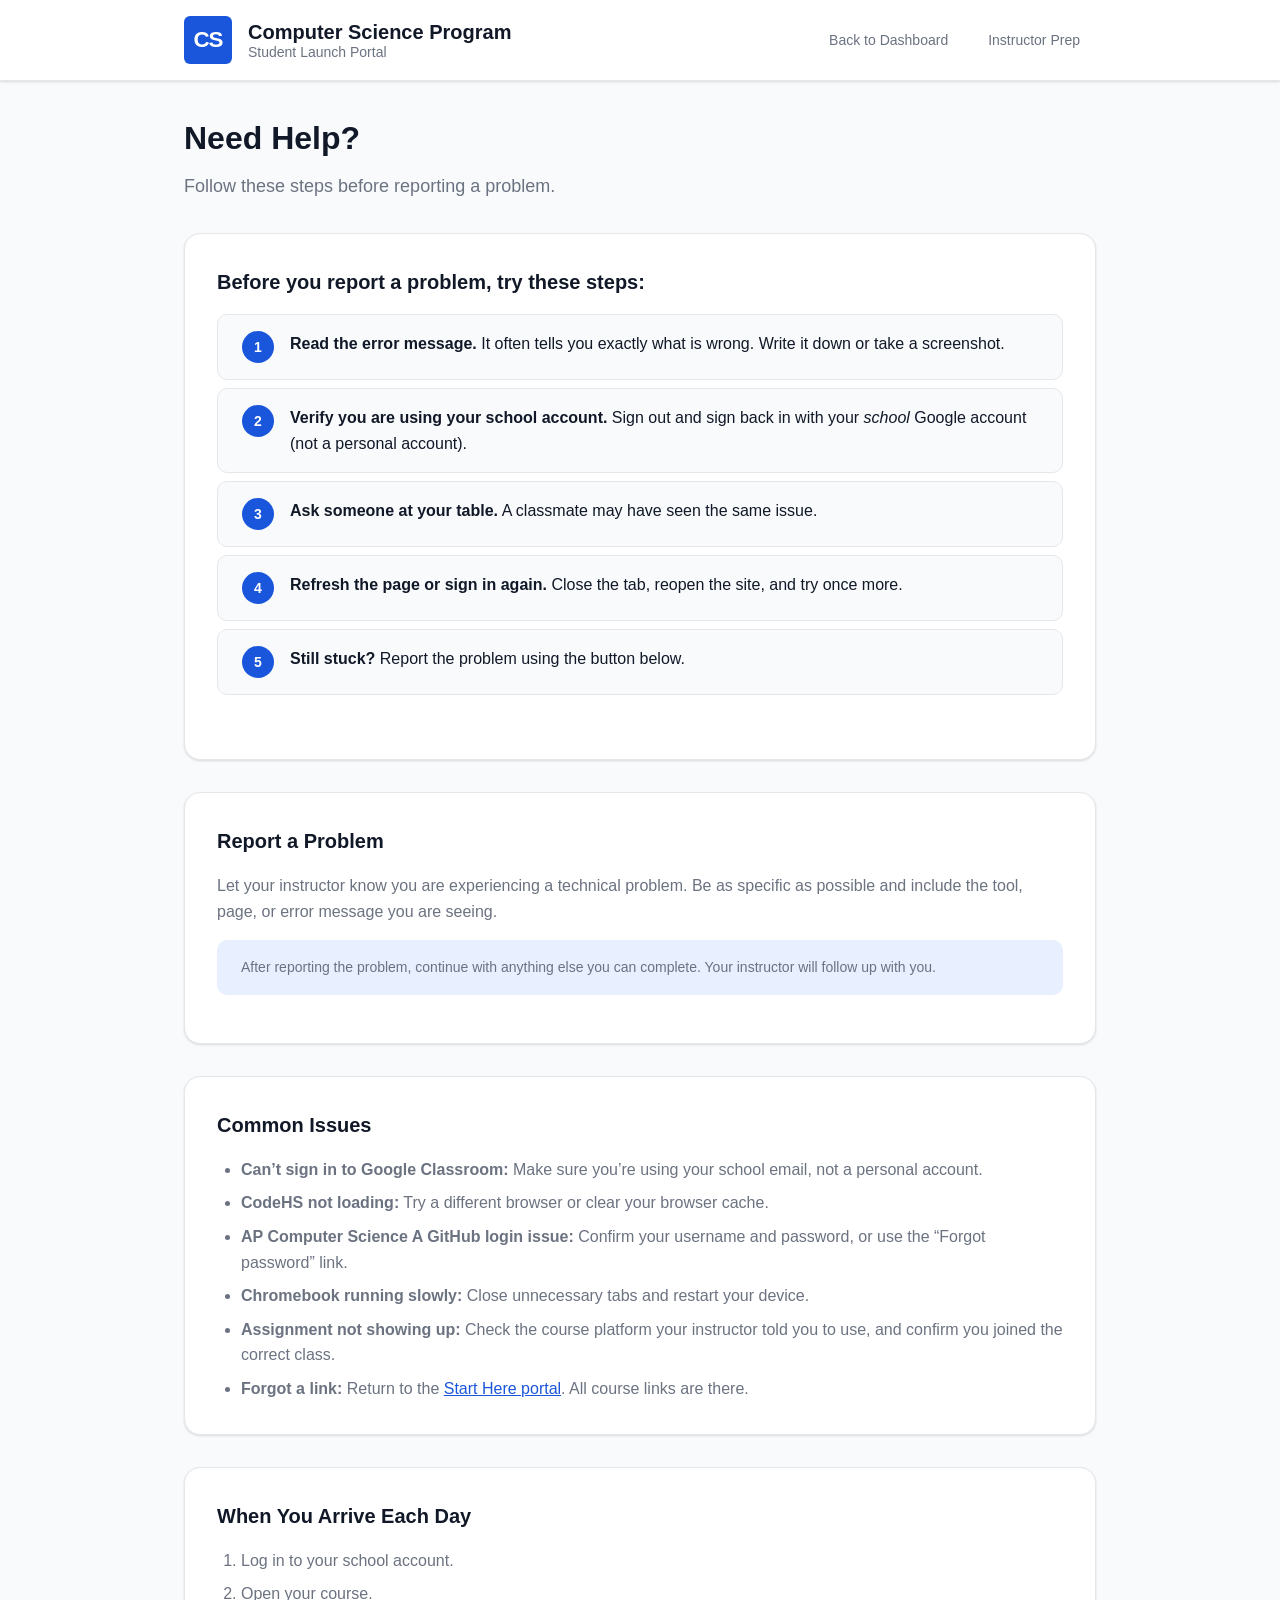
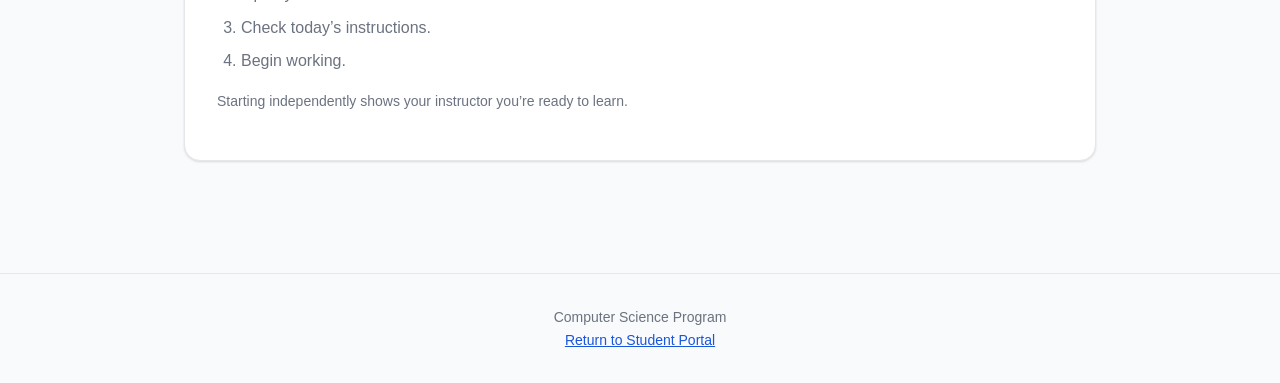
<file: help.html>
<!DOCTYPE html>
<html lang="en">
<head>
  <meta charset="UTF-8" />
  <meta name="viewport" content="width=device-width, initial-scale=1.0" />
  <title>Help - Computer Science Program</title>
  <meta name="description" content="Student help and problem reporting for Computer Science program courses." />
  <link rel="stylesheet" href="css/styles.css" />
</head>
<body>

  <!-- ─── Header ──────────────────────────────────────────────────────────── -->
  <header class="site-header" role="banner">
    <div class="header-inner">
      <div class="logo-area">
        <div class="logo-placeholder" aria-hidden="true">CS</div>
        <a href="index.html" class="site-title" aria-label="Computer Science program home">
          Computer Science Program
          <small>Student Launch Portal</small>
        </a>
      </div>
      <nav class="header-nav" aria-label="Site navigation">
        <a href="index.html" class="nav-link">Back to Dashboard</a>
        <a href="instructor-prep.html" class="nav-link">Instructor Prep</a>
      </nav>
    </div>
  </header>

  <!-- ─── Main ─────────────────────────────────────────────────────────────── -->
  <main class="main-content" id="main-content">

    <h1 class="page-heading">Need Help?</h1>
    <p class="page-subtitle">Follow these steps before reporting a problem.</p>

    <section class="info-card" aria-labelledby="help-steps-heading">
      <h2 id="help-steps-heading">Before you report a problem, try these steps:</h2>
      <ol class="help-steps" aria-label="Troubleshooting steps">
        <li>
          <span class="step-num" aria-hidden="true">1</span>
          <div><strong>Read the error message.</strong> It often tells you exactly what is wrong. Write it down or take a screenshot.</div>
        </li>
        <li>
          <span class="step-num" aria-hidden="true">2</span>
          <div><strong>Verify you are using your school account.</strong> Sign out and sign back in with your <em>school</em> Google account (not a personal account).</div>
        </li>
        <li>
          <span class="step-num" aria-hidden="true">3</span>
          <div><strong>Ask someone at your table.</strong> A classmate may have seen the same issue.</div>
        </li>
        <li>
          <span class="step-num" aria-hidden="true">4</span>
          <div><strong>Refresh the page or sign in again.</strong> Close the tab, reopen the site, and try once more.</div>
        </li>
        <li>
          <span class="step-num" aria-hidden="true">5</span>
          <div><strong>Still stuck?</strong> Report the problem using the button below.</div>
        </li>
      </ol>
    </section>

    <section class="info-card" aria-labelledby="report-heading">
      <h2 id="report-heading">Report a Problem</h2>
      <p>Let your instructor know you are experiencing a technical problem. Be as specific as possible and include the tool, page, or error message you are seeing.</p>
      <p class="report-note">
        After reporting the problem, continue with anything else you can complete. Your instructor will follow up with you.
      </p>
    </section>

    <section class="info-card" aria-labelledby="common-issues-heading">
      <h2 id="common-issues-heading">Common Issues</h2>
      <ul>
        <li><strong>Can&rsquo;t sign in to Google Classroom:</strong> Make sure you&rsquo;re using your school email, not a personal account.</li>
        <li><strong>CodeHS not loading:</strong> Try a different browser or clear your browser cache.</li>
        <li><strong>AP Computer Science A GitHub login issue:</strong> Confirm your username and password, or use the &ldquo;Forgot password&rdquo; link.</li>
        <li><strong>Chromebook running slowly:</strong> Close unnecessary tabs and restart your device.</li>
        <li><strong>Assignment not showing up:</strong> Check the course platform your instructor told you to use, and confirm you joined the correct class.</li>
        <li><strong>Forgot a link:</strong> Return to the <a href="index.html">Start Here portal</a>. All course links are there.</li>
      </ul>
    </section>

    <section class="info-card" aria-labelledby="daily-heading">
      <h2 id="daily-heading">When You Arrive Each Day</h2>
      <ol>
        <li>Log in to your school account.</li>
        <li>Open your course.</li>
        <li>Check today&rsquo;s instructions.</li>
        <li>Begin working.</li>
      </ol>
      <p style="margin-top: 1rem; color: var(--color-text-muted); font-size: 0.875rem;">Starting independently shows your instructor you&rsquo;re ready to learn.</p>
    </section>

  </main>

  <!-- ─── Footer ───────────────────────────────────────────────────────────── -->
  <footer class="site-footer" role="contentinfo">
    <p>Computer Science Program</p>
    <p><a href="index.html">Return to Student Portal</a></p>
  </footer>

</body>
</html>
</file>
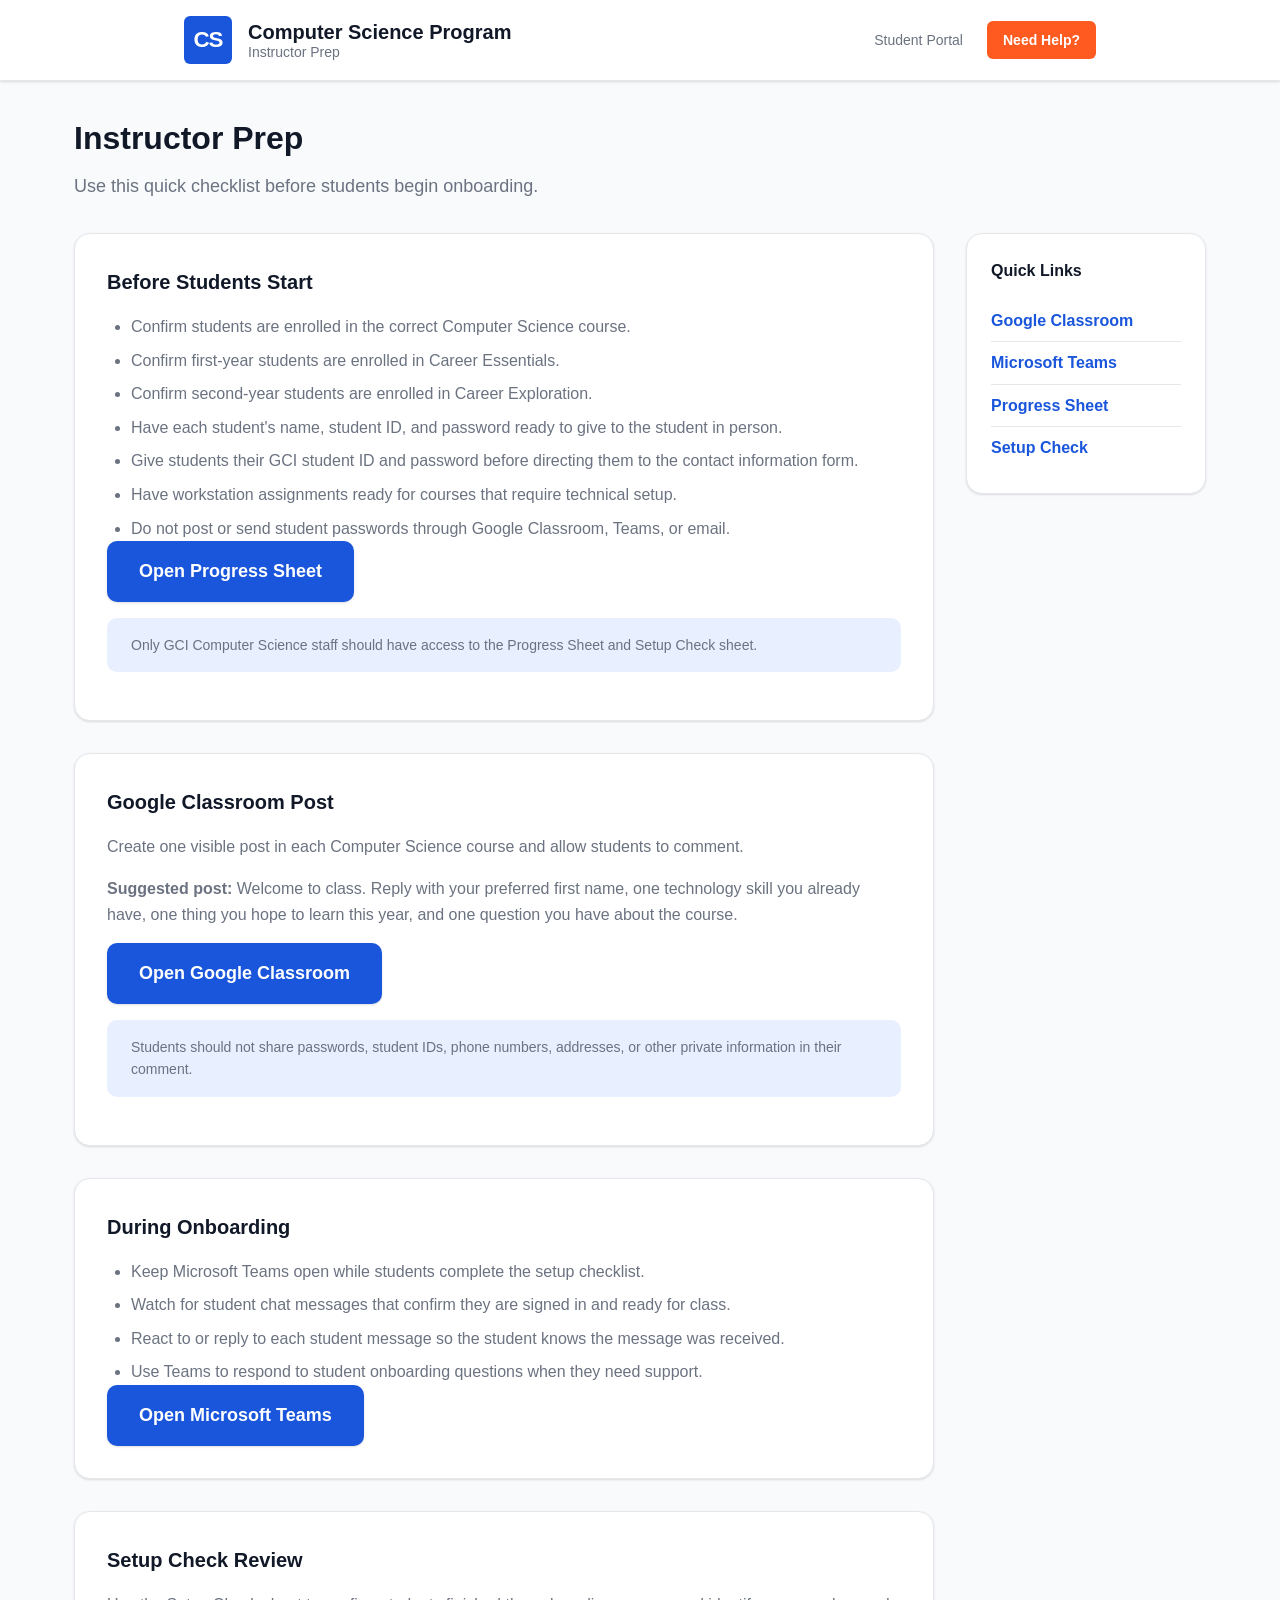
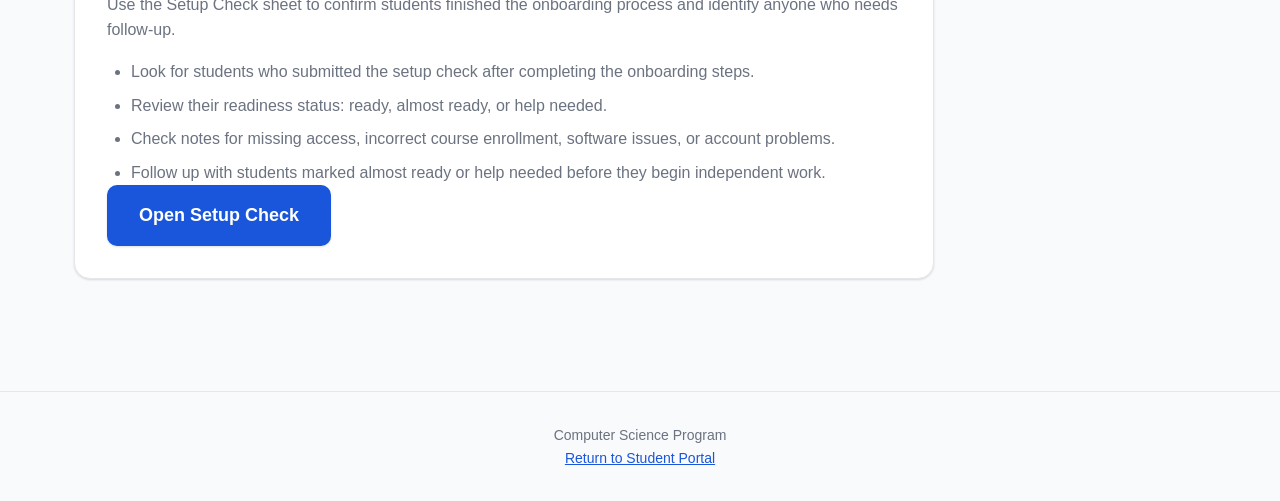
<file: instructor-prep.html>
<!DOCTYPE html>
<html lang="en">
<head>
  <meta charset="UTF-8" />
  <meta name="viewport" content="width=device-width, initial-scale=1.0" />
  <title>Instructor Prep - Computer Science Program</title>
  <meta name="description" content="Instructor preparation checklist for the Computer Science program student launch portal." />
  <link rel="stylesheet" href="css/styles.css" />
</head>
<body>

  <header class="site-header" role="banner">
    <div class="header-inner">
      <div class="logo-area">
        <div class="logo-placeholder" aria-hidden="true">CS</div>
        <a href="index.html" class="site-title" aria-label="Computer Science program home">
          Computer Science Program
          <small>Instructor Prep</small>
        </a>
      </div>
      <nav class="header-nav" aria-label="Site navigation">
        <a href="index.html" class="nav-link">Student Portal</a>
        <a href="help.html" class="nav-link nav-link--help" aria-label="Need help? Get support">Need Help?</a>
      </nav>
    </div>
  </header>

  <main class="main-content main-content--wide" id="main-content">
    <h1 class="page-heading">Instructor Prep</h1>
    <p class="page-subtitle">Use this quick checklist before students begin onboarding.</p>

    <div class="instructor-layout">
      <div class="instructor-main">

        <section class="info-card" aria-labelledby="prep-start-heading">
          <h2 id="prep-start-heading">Before Students Start</h2>
          <ul>
            <li>Confirm students are enrolled in the correct Computer Science course.</li>
            <li>Confirm first-year students are enrolled in Career Essentials.</li>
            <li>Confirm second-year students are enrolled in Career Exploration.</li>
            <li>Have each student's name, student ID, and password ready to give to the student in person.</li>
            <li>Give students their GCI student ID and password before directing them to the contact information form.</li>
            <li>Have workstation assignments ready for courses that require technical setup.</li>
            <li>Do not post or send student passwords through Google Classroom, Teams, or email.</li>
          </ul>
          <div class="btn-group">
            <a class="btn-primary" href="https://docs.google.com/spreadsheets/d/1Sko3gvvHCL5TXMawiLAbfhc9lioBSXxEXLfjhE0THiM/edit?usp=sharing" target="_blank" rel="noopener noreferrer">
              Open Progress Sheet
            </a>
          </div>
          <p class="report-note">Only GCI Computer Science staff should have access to the Progress Sheet and Setup Check sheet.</p>
        </section>

        <section class="info-card" aria-labelledby="prep-classroom-heading">
          <h2 id="prep-classroom-heading">Google Classroom Post</h2>
          <p>Create one visible post in each Computer Science course and allow students to comment.</p>
          <p><strong>Suggested post:</strong> Welcome to class. Reply with your preferred first name, one technology skill you already have, one thing you hope to learn this year, and one question you have about the course.</p>
          <div class="btn-group">
            <a class="btn-primary" href="https://classroom.google.com" target="_blank" rel="noopener noreferrer">
              Open Google Classroom
            </a>
          </div>
          <p class="report-note">Students should not share passwords, student IDs, phone numbers, addresses, or other private information in their comment.</p>
        </section>

        <section class="info-card" aria-labelledby="prep-teams-heading">
          <h2 id="prep-teams-heading">During Onboarding</h2>
          <ul>
            <li>Keep Microsoft Teams open while students complete the setup checklist.</li>
            <li>Watch for student chat messages that confirm they are signed in and ready for class.</li>
            <li>React to or reply to each student message so the student knows the message was received.</li>
            <li>Use Teams to respond to student onboarding questions when they need support.</li>
          </ul>
          <div class="btn-group">
            <a class="btn-primary" href="https://teams.microsoft.com" target="_blank" rel="noopener noreferrer">
              Open Microsoft Teams
            </a>
          </div>
        </section>

        <section class="info-card" aria-labelledby="prep-setup-check-heading">
          <h2 id="prep-setup-check-heading">Setup Check Review</h2>
          <p>Use the Setup Check sheet to confirm students finished the onboarding process and identify anyone who needs follow-up.</p>
          <ul>
            <li>Look for students who submitted the setup check after completing the onboarding steps.</li>
            <li>Review their readiness status: ready, almost ready, or help needed.</li>
            <li>Check notes for missing access, incorrect course enrollment, software issues, or account problems.</li>
            <li>Follow up with students marked almost ready or help needed before they begin independent work.</li>
          </ul>
          <div class="btn-group">
            <a class="btn-primary" href="https://docs.google.com/spreadsheets/d/1lNpQhJmg79XLoyMt0twor0p4nEoi6B2HeP7lRLcEzGc/edit?usp=sharing" target="_blank" rel="noopener noreferrer">
              Open Setup Check
            </a>
          </div>
        </section>

      </div>

      <aside class="quick-links-box" aria-labelledby="quick-links-heading">
        <h2 id="quick-links-heading">Quick Links</h2>
        <a href="https://classroom.google.com" target="_blank" rel="noopener noreferrer">Google Classroom</a>
        <a href="https://teams.microsoft.com" target="_blank" rel="noopener noreferrer">Microsoft Teams</a>
        <a href="https://docs.google.com/spreadsheets/d/1Sko3gvvHCL5TXMawiLAbfhc9lioBSXxEXLfjhE0THiM/edit?usp=sharing" target="_blank" rel="noopener noreferrer">Progress Sheet</a>
        <a href="https://docs.google.com/spreadsheets/d/1lNpQhJmg79XLoyMt0twor0p4nEoi6B2HeP7lRLcEzGc/edit?usp=sharing" target="_blank" rel="noopener noreferrer">Setup Check</a>
      </aside>
    </div>

  </main>

  <footer class="site-footer" role="contentinfo">
    <p>Computer Science Program</p>
    <p><a href="index.html">Return to Student Portal</a></p>
  </footer>

</body>
</html>
</file>
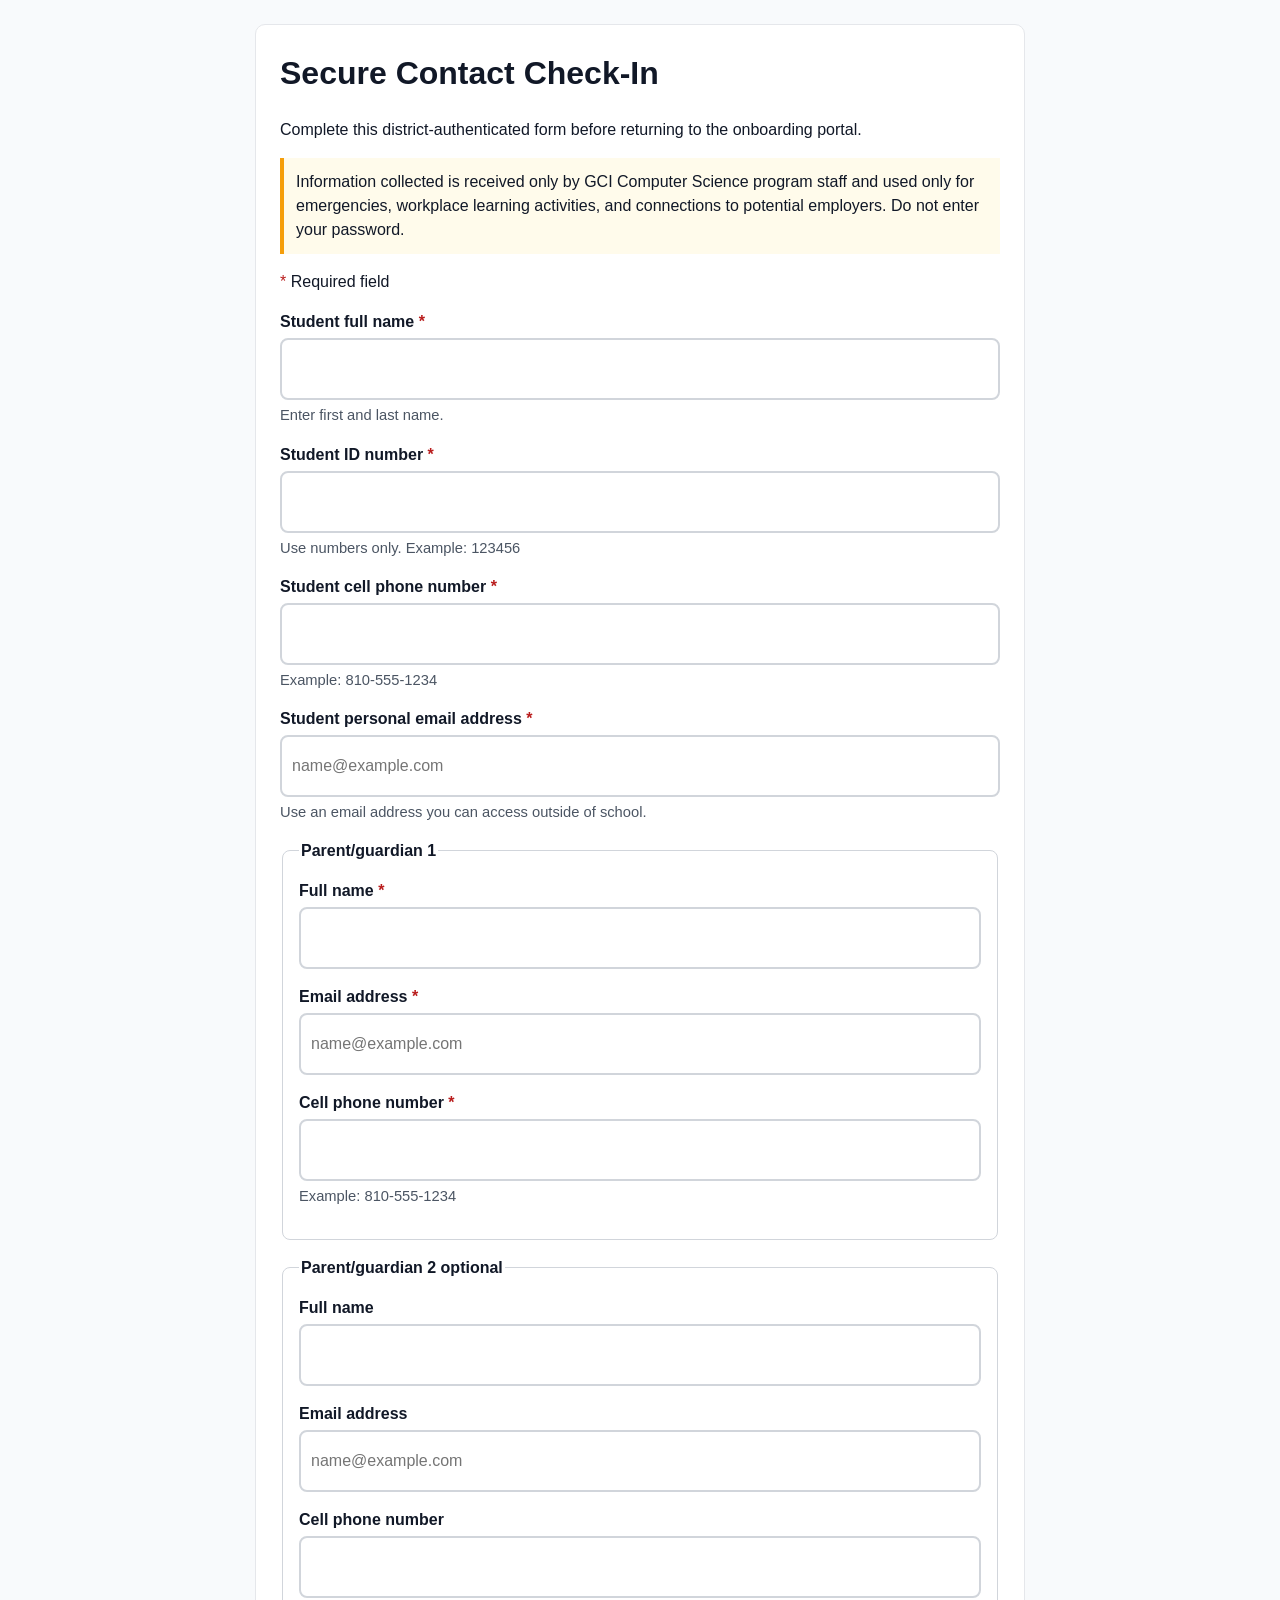
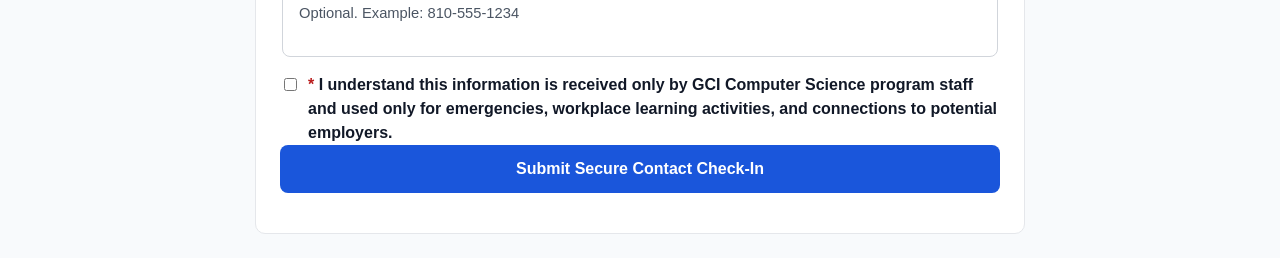
<file: apps-script/SecureContactCheckIn.html>
<!DOCTYPE html>
<html>
<head>
  <base target="_top">
  <style>
    body {
      font-family: Arial, sans-serif;
      line-height: 1.5;
      margin: 0;
      padding: 24px;
      color: #111827;
      background: #f8fafc;
    }

    main {
      max-width: 720px;
      margin: 0 auto;
      background: #ffffff;
      border: 1px solid #e5e7eb;
      border-radius: 10px;
      padding: 24px;
    }

    h1 {
      margin-top: 0;
      color: #111827;
    }

    label,
    legend {
      font-weight: 700;
    }

    .field,
    fieldset {
      margin-bottom: 16px;
    }

    .field {
      display: flex;
      flex-direction: column;
      gap: 4px;
    }

    input {
      min-height: 42px;
      border: 2px solid #d1d5db;
      border-radius: 8px;
      padding: 8px 10px;
      font: inherit;
    }

    .required {
      color: #b91c1c;
    }

    .hint {
      color: #4b5563;
      font-size: 0.92rem;
    }

    .error-summary {
      display: none;
      border: 2px solid #dc2626;
      background: #fef2f2;
      border-radius: 8px;
      color: #7f1d1d;
      padding: 12px;
      margin: 16px 0;
      font-weight: 700;
    }

    .error-summary.is-visible {
      display: block;
    }

    .error-summary ul {
      margin: 8px 0 0 20px;
      padding: 0;
      font-weight: 400;
    }

    .field.has-error input,
    .checkbox.has-error {
      border-color: #dc2626;
      outline: 3px solid #fecaca;
    }

    .field-error {
      display: none;
      color: #b91c1c;
      font-weight: 700;
      font-size: 0.92rem;
    }

    .field.has-error .field-error,
    .checkbox.has-error + .field-error {
      display: block;
    }

    fieldset {
      border: 1px solid #d1d5db;
      border-radius: 8px;
      padding: 16px;
    }

    .notice {
      background: #fffbeb;
      border-left: 4px solid #f59e0b;
      padding: 12px;
      margin: 16px 0;
    }

    .checkbox {
      display: flex;
      gap: 8px;
      align-items: flex-start;
    }

    .checkbox input {
      min-height: auto;
      margin-top: 5px;
    }

    button {
      width: 100%;
      min-height: 48px;
      background: #1a56db;
      color: #ffffff;
      border: 0;
      border-radius: 8px;
      font: inherit;
      font-weight: 700;
      cursor: pointer;
    }

    button:disabled {
      background: #6b7280;
      cursor: wait;
    }

    .message {
      margin-top: 16px;
      font-weight: 700;
    }

    .success-panel {
      display: none;
      text-align: center;
      border: 2px solid #16a34a;
      background: #f0fdf4;
      border-radius: 12px;
      padding: 28px;
      margin-top: 20px;
    }

    .success-panel.is-visible {
      display: block;
    }

    .success-icon {
      display: inline-flex;
      align-items: center;
      justify-content: center;
      width: 64px;
      height: 64px;
      border-radius: 999px;
      background: #16a34a;
      color: #ffffff;
      font-size: 40px;
      font-weight: 700;
      margin-bottom: 12px;
    }

    .secondary-note {
      color: #4b5563;
      font-size: 0.95rem;
    }
  </style>
</head>
<body>
  <main>
    <h1>Secure Contact Check-In</h1>
    <p>Complete this district-authenticated form before returning to the onboarding portal.</p>
    <p class="notice">Information collected is received only by GCI Computer Science program staff and used only for emergencies, workplace learning activities, and connections to potential employers. Do not enter your password.</p>
    <p><span class="required">*</span> Required field</p>

    <form id="contactForm" novalidate>
      <div id="errorSummary" class="error-summary" role="alert"></div>

      <div class="field">
        <label for="studentName">Student full name <span class="required">*</span></label>
        <input id="studentName" name="studentName" type="text" autocomplete="name" minlength="2" required data-error="Enter the student's first and last name.">
        <span class="hint">Enter first and last name.</span>
        <span class="field-error"></span>
      </div>
      <div class="field">
        <label for="studentId">Student ID number <span class="required">*</span></label>
        <input id="studentId" name="studentId" type="text" inputmode="numeric" autocomplete="off" pattern="[0-9]{3,12}" title="Enter 3 to 12 digits only." required data-error="Enter the student ID using numbers only, 3 to 12 digits.">
        <span class="hint">Use numbers only. Example: 123456</span>
        <span class="field-error"></span>
      </div>
      <div class="field">
        <label for="studentCellPhone">Student cell phone number <span class="required">*</span></label>
        <input id="studentCellPhone" name="studentCellPhone" type="tel" inputmode="tel" autocomplete="tel" pattern="^(\+1[\s.-]?)?(\(?[0-9]{3}\)?[\s.-]?)[0-9]{3}[\s.-]?[0-9]{4}$" title="Enter a 10-digit phone number. Example: 810-555-1234" required data-error="Enter a 10-digit student cell phone number. Example: 810-555-1234.">
        <span class="hint">Example: 810-555-1234</span>
        <span class="field-error"></span>
      </div>
      <div class="field">
        <label for="studentPersonalEmail">Student personal email address <span class="required">*</span></label>
        <input id="studentPersonalEmail" name="studentPersonalEmail" type="email" autocomplete="email" placeholder="name@example.com" required data-error="Enter a valid student personal email address, like name@example.com.">
        <span class="hint">Use an email address you can access outside of school.</span>
        <span class="field-error"></span>
      </div>

      <fieldset>
        <legend>Parent/guardian 1</legend>
        <div class="field">
          <label for="guardian1Name">Full name <span class="required">*</span></label>
          <input id="guardian1Name" name="guardian1Name" type="text" autocomplete="off" minlength="2" required data-error="Enter parent/guardian 1's full name.">
          <span class="field-error"></span>
        </div>
        <div class="field">
          <label for="guardian1Email">Email address <span class="required">*</span></label>
          <input id="guardian1Email" name="guardian1Email" type="email" autocomplete="off" placeholder="name@example.com" required data-error="Enter a valid email address for parent/guardian 1.">
          <span class="field-error"></span>
        </div>
        <div class="field">
          <label for="guardian1CellPhone">Cell phone number <span class="required">*</span></label>
          <input id="guardian1CellPhone" name="guardian1CellPhone" type="tel" inputmode="tel" autocomplete="off" pattern="^(\+1[\s.-]?)?(\(?[0-9]{3}\)?[\s.-]?)[0-9]{3}[\s.-]?[0-9]{4}$" title="Enter a 10-digit phone number. Example: 810-555-1234" required data-error="Enter a 10-digit cell phone number for parent/guardian 1. Example: 810-555-1234.">
          <span class="hint">Example: 810-555-1234</span>
          <span class="field-error"></span>
        </div>
      </fieldset>

      <fieldset>
        <legend>Parent/guardian 2 optional</legend>
        <div class="field">
          <label for="guardian2Name">Full name</label>
          <input id="guardian2Name" name="guardian2Name" type="text" autocomplete="off">
        </div>
        <div class="field">
          <label for="guardian2Email">Email address</label>
          <input id="guardian2Email" name="guardian2Email" type="email" autocomplete="off" placeholder="name@example.com" data-error="Enter a valid email address for parent/guardian 2, or leave it blank.">
          <span class="field-error"></span>
        </div>
        <div class="field">
          <label for="guardian2CellPhone">Cell phone number</label>
          <input id="guardian2CellPhone" name="guardian2CellPhone" type="tel" inputmode="tel" autocomplete="off" pattern="^$|^(\+1[\s.-]?)?(\(?[0-9]{3}\)?[\s.-]?)[0-9]{3}[\s.-]?[0-9]{4}$" title="Enter a 10-digit phone number. Example: 810-555-1234" data-error="Enter a 10-digit cell phone number for parent/guardian 2, or leave it blank.">
          <span class="hint">Optional. Example: 810-555-1234</span>
          <span class="field-error"></span>
        </div>
      </fieldset>

      <label class="checkbox" for="privacyAcknowledged">
        <input id="privacyAcknowledged" name="privacyAcknowledged" type="checkbox" required data-error="Check the privacy acknowledgment before submitting.">
        <span><span class="required">*</span> I understand this information is received only by GCI Computer Science program staff and used only for emergencies, workplace learning activities, and connections to potential employers.</span>
      </label>
      <span class="field-error" id="privacyError"></span>

      <button id="submitButton" type="submit">Submit Secure Contact Check-In</button>
      <p id="message" class="message" role="status"></p>
    </form>

    <section id="successPanel" class="success-panel" aria-live="polite" aria-labelledby="successHeading">
      <div class="success-icon" aria-hidden="true">✓</div>
      <h2 id="successHeading">Contact Check-In Submitted</h2>
      <p>Your information was collected successfully.</p>
      <p><strong>You may now close this tab or window using the X in your browser.</strong></p>
      <p class="secondary-note">Return to the onboarding portal tab and continue the checklist.</p>
    </section>
  </main>

  <script>
    const form = document.getElementById("contactForm");
    const button = document.getElementById("submitButton");
    const message = document.getElementById("message");
    const successPanel = document.getElementById("successPanel");
    const errorSummary = document.getElementById("errorSummary");

    function showSuccessAndReturn() {
      form.hidden = true;
      successPanel.classList.add("is-visible");
    }

    function normalizePhone(value) {
      const digits = String(value || "").replace(/\D/g, "");
      if (digits.length === 11 && digits.startsWith("1")) {
        return digits.slice(1).replace(/(\d{3})(\d{3})(\d{4})/, "$1-$2-$3");
      }
      if (digits.length === 10) {
        return digits.replace(/(\d{3})(\d{3})(\d{4})/, "$1-$2-$3");
      }
      return value;
    }

    function getFieldLabel(field) {
      const label = form.querySelector(`label[for="${field.id}"]`);
      if (!label) return "A required field";
      return label.textContent.replace("*", "").trim();
    }

    function markFieldError(field) {
      const wrapper = field.closest(".field") || field.closest(".checkbox");
      const errorText = field.dataset.error || field.validationMessage || "Please fix this field.";

      if (wrapper) {
        wrapper.classList.add("has-error");
      }

      const errorEl = field.id === "privacyAcknowledged"
        ? document.getElementById("privacyError")
        : wrapper && wrapper.querySelector(".field-error");

      if (errorEl) {
        errorEl.textContent = errorText;
      }

      return `<li><a href="#${field.id}">${getFieldLabel(field)}: ${errorText}</a></li>`;
    }

    function clearFieldErrors() {
      form.querySelectorAll(".has-error").forEach(el => el.classList.remove("has-error"));
      form.querySelectorAll(".field-error").forEach(el => {
        el.textContent = "";
      });
      errorSummary.classList.remove("is-visible");
      errorSummary.innerHTML = "";
    }

    function showValidationErrors() {
      clearFieldErrors();
      const invalidFields = Array.from(form.querySelectorAll(":invalid"));
      if (!invalidFields.length) {
        return true;
      }

      const firstInvalid = invalidFields[0];
      const errors = invalidFields.map(markFieldError).join("");
      errorSummary.innerHTML = `
        <div>Almost there — please fix the highlighted fields before submitting.</div>
        <ul>${errors}</ul>
      `;
      errorSummary.classList.add("is-visible");
      errorSummary.scrollIntoView({ behavior: "smooth", block: "start" });
      firstInvalid.focus();
      return false;
    }

    form.addEventListener("input", event => {
      const field = event.target;
      if (!(field instanceof HTMLInputElement)) return;

      if (field.checkValidity()) {
        const wrapper = field.closest(".field") || field.closest(".checkbox");
        if (wrapper) wrapper.classList.remove("has-error");
        const errorEl = field.id === "privacyAcknowledged"
          ? document.getElementById("privacyError")
          : wrapper && wrapper.querySelector(".field-error");
        if (errorEl) errorEl.textContent = "";
      }
    });

    button.addEventListener("click", event => {
      if (!showValidationErrors()) {
        event.preventDefault();
      }
    });

    form.addEventListener("submit", event => {
      event.preventDefault();
      if (!showValidationErrors()) return;

      button.disabled = true;
      message.textContent = "Submitting...";

      const formData = new FormData(form);
      const payload = Object.fromEntries(formData.entries());
      payload.privacyAcknowledged = formData.get("privacyAcknowledged") === "on";
      payload.studentCellPhone = normalizePhone(payload.studentCellPhone);
      payload.guardian1CellPhone = normalizePhone(payload.guardian1CellPhone);
      payload.guardian2CellPhone = normalizePhone(payload.guardian2CellPhone);

      google.script.run
        .withSuccessHandler(result => {
          if (result && result.ok) {
            showSuccessAndReturn();
          } else {
            button.disabled = false;
            message.textContent = result && result.error ? result.error : "Submission failed. Ask your instructor for help.";
          }
        })
        .withFailureHandler(() => {
          button.disabled = false;
          message.textContent = "Submission failed. Ask your instructor for help.";
        })
        .submitSecureContactCheckIn(payload);
    });
  </script>
</body>
</html>
</file>
<file: css/styles.css>
/* ─── CSS Variables / Branding ──────────────────────────────────────────────── */
:root {
  /* Program brand colors */
  --color-primary: #1a56db;       /* Primary blue */
  --color-primary-dark: #1244b0;
  --color-primary-light: #e8efff;
  --color-secondary: #0e9f6e;     /* Secondary green */
  --color-secondary-dark: #057a55;
  --color-accent: #ff5a1f;        /* Accent orange */
  --color-accent-dark: #d03801;
  --color-bg: #f8fafc;            /* Page background */
  --color-surface: #ffffff;       /* Card/surface background */
  --color-text: #111827;          /* Primary text */
  --color-text-muted: #6b7280;    /* Secondary / muted text */
  --color-border: #e5e7eb;
  --color-success: #065f46;
  --color-success-bg: #d1fae5;
  --color-warning: #92400e;
  --color-warning-bg: #fef3c7;
  --color-warning-border: #f59e0b;
  --color-warning-note-bg: #fffbeb;
  --color-danger: #991b1b;
  --color-danger-bg: #fee2e2;

  /* Typography */
  --font-base: -apple-system, BlinkMacSystemFont, "Segoe UI", Roboto, Oxygen, Ubuntu, sans-serif;
  --font-size-base: 1rem;
  --font-size-sm: 0.875rem;
  --font-size-lg: 1.125rem;
  --font-size-xl: 1.25rem;
  --font-size-2xl: 1.5rem;
  --font-size-3xl: 2rem;
  --font-size-4xl: 2.5rem;

  /* Spacing */
  --space-xs: 0.25rem;
  --space-sm: 0.5rem;
  --space-md: 1rem;
  --space-lg: 1.5rem;
  --space-xl: 2rem;
  --space-2xl: 3rem;

  /* Border radius */
  --radius-sm: 6px;
  --radius-md: 10px;
  --radius-lg: 16px;

  /* Shadow */
  --shadow-sm: 0 1px 3px rgba(0,0,0,.08), 0 1px 2px rgba(0,0,0,.06);
  --shadow-md: 0 4px 6px rgba(0,0,0,.07), 0 2px 4px rgba(0,0,0,.06);
  --shadow-lg: 0 10px 15px rgba(0,0,0,.07), 0 4px 6px rgba(0,0,0,.05);

  /* Transitions */
  --transition: 150ms ease;
}

/* ─── Reset & Base ───────────────────────────────────────────────────────────── */
*, *::before, *::after {
  box-sizing: border-box;
  margin: 0;
  padding: 0;
}

html {
  scroll-behavior: smooth;
}

body {
  font-family: var(--font-base);
  font-size: var(--font-size-base);
  color: var(--color-text);
  background: var(--color-bg);
  line-height: 1.6;
  min-height: 100vh;
}

img {
  max-width: 100%;
  display: block;
}

ul, ol {
  padding-left: 1.5rem;
}

a {
  color: var(--color-primary);
}

a:focus-visible,
button:focus-visible {
  outline: 3px solid var(--color-primary);
  outline-offset: 2px;
}

/* ─── Layout ─────────────────────────────────────────────────────────────────── */
.site-header {
  background: var(--color-surface);
  border-bottom: 1px solid var(--color-border);
  box-shadow: var(--shadow-sm);
  position: sticky;
  top: 0;
  z-index: 100;
}

.header-inner {
  max-width: 960px;
  margin: 0 auto;
  padding: var(--space-md) var(--space-lg);
  display: flex;
  align-items: center;
  justify-content: space-between;
  gap: var(--space-md);
  flex-wrap: wrap;
}

.logo-area {
  display: flex;
  align-items: center;
  gap: var(--space-md);
}

/* Logo placeholder — replace with <img> when logo is available */
.logo-placeholder {
  width: 48px;
  height: 48px;
  border-radius: var(--radius-sm);
  background: var(--color-primary);
  display: flex;
  align-items: center;
  justify-content: center;
  color: white;
  font-size: 1.4rem;
  font-weight: 700;
  flex-shrink: 0;
  letter-spacing: -1px;
}

.site-title {
  font-size: var(--font-size-xl);
  font-weight: 700;
  color: var(--color-text);
  text-decoration: none;
  line-height: 1.2;
}

.site-title small {
  display: block;
  font-size: var(--font-size-sm);
  font-weight: 400;
  color: var(--color-text-muted);
}

.header-nav {
  display: flex;
  gap: var(--space-sm);
  align-items: center;
  flex-wrap: wrap;
}

.nav-link {
  padding: var(--space-sm) var(--space-md);
  border-radius: var(--radius-sm);
  color: var(--color-text-muted);
  text-decoration: none;
  font-size: var(--font-size-sm);
  font-weight: 500;
  transition: background var(--transition), color var(--transition);
}

.nav-link:hover {
  background: var(--color-primary-light);
  color: var(--color-primary-dark);
}

.nav-link--help {
  background: var(--color-accent);
  color: white;
  border-radius: var(--radius-sm);
  font-weight: 600;
}

.nav-link--help:hover {
  background: var(--color-accent-dark);
  color: white;
}

.main-content {
  max-width: 960px;
  margin: 0 auto;
  padding: var(--space-xl) var(--space-lg);
}

.main-content--wide {
  max-width: 1180px;
}

.site-footer {
  margin-top: var(--space-2xl);
  padding: var(--space-xl) var(--space-lg);
  border-top: 1px solid var(--color-border);
  text-align: center;
  color: var(--color-text-muted);
  font-size: var(--font-size-sm);
}

/* ─── Hero (Course Selection Page) ───────────────────────────────────────────── */
.hero {
  text-align: center;
  padding: var(--space-2xl) var(--space-md);
}

.hero-title {
  font-size: var(--font-size-4xl);
  font-weight: 800;
  color: var(--color-text);
  line-height: 1.1;
}

.hero-subtitle {
  font-size: var(--font-size-2xl);
  font-weight: 700;
  color: var(--color-primary);
  margin-top: var(--space-sm);
}

.hero-desc {
  margin-top: var(--space-md);
  font-size: var(--font-size-lg);
  color: var(--color-text-muted);
}

.course-select-prompt {
  margin-top: var(--space-2xl);
  font-size: var(--font-size-xl);
  font-weight: 600;
  color: var(--color-text);
}

/* ─── Course Grid ────────────────────────────────────────────────────────────── */
.course-grid {
  display: grid;
  grid-template-columns: repeat(auto-fit, minmax(200px, 1fr));
  gap: var(--space-lg);
  margin-top: var(--space-xl);
}

.course-card {
  background: var(--color-surface);
  border: 2px solid var(--color-border);
  border-radius: var(--radius-lg);
  padding: var(--space-xl) var(--space-lg);
  cursor: pointer;
  text-align: center;
  display: flex;
  flex-direction: column;
  gap: var(--space-sm);
  box-shadow: var(--shadow-sm);
  transition: border-color var(--transition), box-shadow var(--transition), transform var(--transition);
  min-height: 120px;
  font-family: var(--font-base);
}

.course-card:hover,
.course-card:focus-visible {
  border-color: var(--color-primary);
  box-shadow: var(--shadow-lg);
  transform: translateY(-2px);
}

.course-card--coming-soon {
  cursor: not-allowed;
  opacity: 0.72;
}

.course-card--coming-soon:hover,
.course-card--coming-soon:focus-visible {
  border-color: var(--color-border);
  box-shadow: var(--shadow-sm);
  transform: none;
}

.course-card-name {
  font-size: var(--font-size-xl);
  font-weight: 700;
  color: var(--color-primary);
  display: block;
}

.course-card-desc {
  font-size: var(--font-size-sm);
  color: var(--color-text-muted);
  display: block;
}

.course-card-badge {
  align-self: center;
  display: inline-flex;
  margin-top: var(--space-xs);
  padding: 0.25rem 0.65rem;
  border-radius: 999px;
  background: var(--color-warning-bg);
  color: var(--color-warning);
  font-size: 0.75rem;
  font-weight: 700;
  letter-spacing: 0.04em;
  text-transform: uppercase;
}

/* ─── Dashboard ──────────────────────────────────────────────────────────────── */
.dashboard-header {
  background: var(--color-surface);
  border: 1px solid var(--color-border);
  border-radius: var(--radius-lg);
  padding: var(--space-xl);
  margin-bottom: var(--space-xl);
  box-shadow: var(--shadow-sm);
}

.dashboard-title-row {
  display: flex;
  justify-content: space-between;
  align-items: flex-start;
  gap: var(--space-md);
  margin-bottom: var(--space-lg);
  flex-wrap: wrap;
}

.dashboard-course-name {
  font-size: var(--font-size-2xl);
  font-weight: 800;
  color: var(--color-text);
  line-height: 1.2;
}

.dashboard-subtitle {
  font-size: var(--font-size-lg);
  color: var(--color-text-muted);
  margin-top: var(--space-xs);
}

/* ─── Progress Bar ───────────────────────────────────────────────────────────── */
.progress-container {
  margin-top: var(--space-md);
}

.progress-summary {
  display: flex;
  justify-content: space-between;
  align-items: center;
  margin-bottom: var(--space-sm);
  flex-wrap: wrap;
  gap: var(--space-sm);
}

.progress-text {
  font-size: var(--font-size-base);
  font-weight: 600;
  color: var(--color-text);
}

.progress-bar-track {
  height: 12px;
  background: var(--color-border);
  border-radius: 999px;
  overflow: hidden;
}

.progress-bar-fill {
  height: 100%;
  background: var(--color-primary);
  border-radius: 999px;
  transition: width 300ms ease;
  min-width: 0;
}

/* ─── Step Cards ─────────────────────────────────────────────────────────────── */
.steps-container {
  display: flex;
  flex-direction: column;
  gap: var(--space-lg);
}

.step-card {
  background: var(--color-surface);
  border: 1px solid var(--color-border);
  border-radius: var(--radius-lg);
  padding: var(--space-xl);
  box-shadow: var(--shadow-sm);
}

.step-card--accent {
  border-color: var(--color-primary);
  background: var(--color-primary-light);
}

.step-header {
  display: flex;
  align-items: center;
  gap: var(--space-md);
  margin-bottom: var(--space-md);
  flex-wrap: wrap;
}

.step-number {
  width: 40px;
  height: 40px;
  border-radius: 50%;
  background: var(--color-primary);
  color: white;
  display: flex;
  align-items: center;
  justify-content: center;
  font-weight: 700;
  font-size: var(--font-size-lg);
  flex-shrink: 0;
}

.step-card h2 {
  font-size: var(--font-size-xl);
  font-weight: 700;
  color: var(--color-text);
  flex: 1;
  margin: 0;
}

.step-desc {
  color: var(--color-text-muted);
  margin-bottom: var(--space-lg);
}

.step-lead {
  font-size: var(--font-size-lg);
  margin-bottom: var(--space-md);
}

.step-note {
  margin-top: var(--space-md);
  font-size: var(--font-size-sm);
  color: var(--color-text-muted);
  background: var(--color-warning-note-bg);
  border-left: 3px solid var(--color-warning-border);
  padding: var(--space-sm) var(--space-md);
  border-radius: 0 var(--radius-sm) var(--radius-sm) 0;
}

.student-info-card {
  margin-bottom: var(--space-xl);
}

.student-info-form {
  display: grid;
  gap: var(--space-md);
}

.form-field {
  display: flex;
  flex-direction: column;
  gap: var(--space-xs);
}

.form-fieldset {
  display: grid;
  gap: var(--space-md);
  border: 1px solid var(--color-border);
  border-radius: var(--radius-md);
  padding: var(--space-lg);
}

.form-fieldset legend {
  padding: 0 var(--space-sm);
  font-weight: 800;
  color: var(--color-text);
}

.form-field label {
  font-weight: 700;
  color: var(--color-text);
}

.form-field input {
  width: 100%;
  min-height: 48px;
  border: 2px solid var(--color-border);
  border-radius: var(--radius-md);
  padding: var(--space-sm) var(--space-md);
  font: inherit;
  color: var(--color-text);
  background: var(--color-surface);
}

.form-field input:focus {
  outline: 3px solid var(--color-primary);
  outline-offset: 2px;
  border-color: var(--color-primary);
}

.checkbox-field {
  display: flex;
  align-items: flex-start;
  gap: var(--space-sm);
  padding: var(--space-md);
  border: 1px solid var(--color-border);
  border-radius: var(--radius-md);
  background: var(--color-warning-note-bg);
  color: var(--color-text);
}

.checkbox-field input {
  margin-top: 0.35rem;
  min-width: 1.1rem;
  min-height: 1.1rem;
}

/* ─── Buttons ────────────────────────────────────────────────────────────────── */
.btn-group {
  display: flex;
  gap: var(--space-md);
  flex-wrap: wrap;
}

.btn-primary {
  display: inline-flex;
  align-items: center;
  gap: var(--space-sm);
  padding: var(--space-md) var(--space-xl);
  background: var(--color-primary);
  color: white;
  border: none;
  border-radius: var(--radius-md);
  font-size: var(--font-size-lg);
  font-family: var(--font-base);
  font-weight: 600;
  cursor: pointer;
  box-shadow: var(--shadow-sm);
  transition: background var(--transition);
  min-height: 48px;
  text-decoration: none;
}

.btn-primary:hover,
.btn-primary:focus-visible {
  background: var(--color-primary-dark);
}

.btn-secondary {
  display: inline-flex;
  align-items: center;
  gap: var(--space-sm);
  padding: var(--space-sm) var(--space-lg);
  background: var(--color-surface);
  color: var(--color-primary);
  border: 2px solid var(--color-primary);
  border-radius: var(--radius-md);
  font-size: var(--font-size-base);
  font-family: var(--font-base);
  font-weight: 600;
  cursor: pointer;
  transition: background var(--transition), color var(--transition);
  min-height: 44px;
}

.btn-secondary:hover,
.btn-secondary:focus-visible {
  background: var(--color-primary-light);
}

.btn-cta {
  display: block;
  width: 100%;
  padding: var(--space-lg) var(--space-xl);
  background: var(--color-secondary);
  color: white;
  border: none;
  border-radius: var(--radius-lg);
  font-size: var(--font-size-xl);
  font-family: var(--font-base);
  font-weight: 700;
  cursor: pointer;
  text-align: center;
  box-shadow: var(--shadow-md);
  transition: background var(--transition);
  margin-bottom: var(--space-xl);
  min-height: 60px;
}

.btn-cta:hover,
.btn-cta:focus-visible {
  background: var(--color-secondary-dark);
}

.btn-cta--secondary {
  background: var(--color-primary);
  margin-bottom: 0;
}

.btn-cta--secondary:hover,
.btn-cta--secondary:focus-visible {
  background: var(--color-primary-dark);
}

.btn-link {
  background: none;
  border: none;
  color: var(--color-primary);
  cursor: pointer;
  font-family: var(--font-base);
  font-size: var(--font-size-sm);
  font-weight: 500;
  text-decoration: underline;
  padding: var(--space-xs) var(--space-sm);
  border-radius: var(--radius-sm);
  transition: color var(--transition);
}

.btn-link:hover {
  color: var(--color-primary-dark);
}

.change-course-btn {
  white-space: nowrap;
  align-self: flex-start;
}

.reset-btn {
  color: var(--color-text-muted);
}

/* ─── Mark Complete Button ───────────────────────────────────────────────────── */
.btn-mark-complete {
  margin-left: auto;
  padding: var(--space-sm) var(--space-md);
  border-radius: var(--radius-md);
  border: 2px solid var(--color-border);
  background: var(--color-surface);
  color: var(--color-text-muted);
  font-family: var(--font-base);
  font-size: var(--font-size-sm);
  font-weight: 600;
  cursor: pointer;
  transition: all var(--transition);
  white-space: nowrap;
  min-height: 40px;
}

.btn-mark-complete.done {
  border-color: var(--color-secondary);
  background: var(--color-success-bg);
  color: var(--color-success);
}

.btn-mark-complete:hover,
.btn-mark-complete:focus-visible {
  border-color: var(--color-primary);
  color: var(--color-primary);
}

.btn-mark-complete.done:hover,
.btn-mark-complete.done:focus-visible {
  border-color: var(--color-danger);
  background: var(--color-danger-bg);
  color: var(--color-danger);
}

/* ─── Tool List ──────────────────────────────────────────────────────────────── */
.tool-list {
  display: flex;
  flex-direction: column;
  gap: var(--space-sm);
}

.tool-card {
  display: flex;
  align-items: center;
  gap: var(--space-md);
  padding: var(--space-md) var(--space-lg);
  background: var(--color-bg);
  border: 1px solid var(--color-border);
  border-radius: var(--radius-md);
}

.tool-icon {
  font-size: 1.75rem;
  flex-shrink: 0;
  width: 40px;
  text-align: center;
}

.tool-info {
  flex: 1;
}

.tool-name {
  font-weight: 600;
  font-size: var(--font-size-base);
}

.tool-desc {
  font-size: var(--font-size-sm);
  color: var(--color-text-muted);
}

/* ─── Task Checklist ─────────────────────────────────────────────────────────── */
.task-checklist {
  margin-top: var(--space-lg);
  background: var(--color-bg);
  border: 1px solid var(--color-border);
  border-radius: var(--radius-md);
  padding: var(--space-lg);
}

.task-checklist h3 {
  font-size: var(--font-size-base);
  font-weight: 600;
  margin-bottom: var(--space-md);
  color: var(--color-text);
}

.task-checklist ul {
  display: flex;
  flex-direction: column;
  gap: var(--space-sm);
}

.task-checklist li {
  font-size: var(--font-size-sm);
  color: var(--color-text-muted);
}

/* ─── Status Grid ────────────────────────────────────────────────────────────── */
.status-grid {
  display: flex;
  flex-direction: column;
  gap: var(--space-sm);
}

.status-item {
  display: flex;
  align-items: flex-start;
  gap: var(--space-md);
  padding: var(--space-md) var(--space-lg);
  border-radius: var(--radius-md);
  border: 1px solid transparent;
}

.status-item p {
  font-size: var(--font-size-sm);
  margin-top: var(--space-xs);
}

.status-dot {
  width: 0.9rem;
  height: 0.9rem;
  border-radius: 50%;
  display: inline-block;
  flex-shrink: 0;
  margin-top: 0.45rem;
}

.status-dot--green {
  background: var(--color-success);
}

.status-dot--yellow {
  background: var(--color-warning-border);
}

.status-dot--red {
  background: var(--color-danger);
}

.status-green {
  background: var(--color-success-bg);
  border-color: #6ee7b7;
  color: var(--color-success);
}

.status-yellow {
  background: var(--color-warning-bg);
  border-color: #fcd34d;
  color: var(--color-warning);
}

.status-red {
  background: var(--color-danger-bg);
  border-color: #fca5a5;
  color: var(--color-danger);
}

/* ─── Mission List ───────────────────────────────────────────────────────────── */
.mission-list {
  display: flex;
  flex-direction: column;
  gap: var(--space-sm);
  margin-bottom: var(--space-xl);
}

.mission-list li {
  font-size: var(--font-size-base);
  color: var(--color-text);
}

/* ─── Daily Routine ──────────────────────────────────────────────────────────── */
.daily-routine {
  margin-top: var(--space-2xl);
  background: var(--color-text);
  color: white;
  border-radius: var(--radius-lg);
  padding: var(--space-xl);
}

.daily-routine h2 {
  font-size: var(--font-size-xl);
  font-weight: 700;
  margin-bottom: var(--space-md);
}

.daily-routine ol {
  display: flex;
  flex-direction: column;
  gap: var(--space-sm);
}

.daily-routine li {
  font-size: var(--font-size-lg);
}

.routine-note {
  margin-top: var(--space-md);
  font-size: var(--font-size-sm);
  opacity: 0.8;
}

/* ─── Content Pages ──────────────────────────────────────────────────────────── */
.page-heading {
  font-size: var(--font-size-3xl);
  font-weight: 800;
  margin-bottom: var(--space-sm);
}

.page-subtitle {
  font-size: var(--font-size-lg);
  color: var(--color-text-muted);
  margin-bottom: var(--space-xl);
}

.info-card {
  background: var(--color-surface);
  border: 1px solid var(--color-border);
  border-radius: var(--radius-lg);
  padding: var(--space-xl);
  margin-bottom: var(--space-xl);
  box-shadow: var(--shadow-sm);
}

.info-card h2 {
  font-size: var(--font-size-xl);
  font-weight: 700;
  margin-bottom: var(--space-md);
}

.info-card p {
  color: var(--color-text-muted);
  margin-bottom: var(--space-md);
}

.info-card ul, .info-card ol {
  display: flex;
  flex-direction: column;
  gap: var(--space-sm);
}

.info-card li {
  color: var(--color-text-muted);
}

.instructor-layout {
  display: grid;
  grid-template-columns: minmax(0, 1fr) 240px;
  gap: var(--space-xl);
  align-items: start;
}

.quick-links-box {
  position: sticky;
  top: calc(var(--space-xl) + 72px);
  background: var(--color-surface);
  border: 1px solid var(--color-border);
  border-radius: var(--radius-lg);
  padding: var(--space-lg);
  box-shadow: var(--shadow-sm);
}

.quick-links-box h2 {
  font-size: var(--font-size-base);
  font-weight: 700;
  margin-bottom: var(--space-md);
}

.quick-links-box a {
  display: block;
  padding: var(--space-sm) 0;
  color: var(--color-primary);
  font-weight: 600;
  text-decoration: none;
  border-top: 1px solid var(--color-border);
}

.quick-links-box a:first-of-type {
  border-top: none;
}

.quick-links-box a:hover,
.quick-links-box a:focus-visible {
  color: var(--color-primary-dark);
  text-decoration: underline;
}

/* ─── Help Page ──────────────────────────────────────────────────────────────── */
.help-steps {
  list-style: none;
  padding: 0;
  display: flex;
  flex-direction: column;
  gap: var(--space-md);
  margin-bottom: var(--space-xl);
}

.help-steps li {
  display: flex;
  align-items: flex-start;
  gap: var(--space-md);
  padding: var(--space-md) var(--space-lg);
  background: var(--color-bg);
  border: 1px solid var(--color-border);
  border-radius: var(--radius-md);
  font-size: var(--font-size-base);
  color: var(--color-text);
}

.help-steps .step-num {
  width: 32px;
  height: 32px;
  border-radius: 50%;
  background: var(--color-primary);
  color: white;
  display: flex;
  align-items: center;
  justify-content: center;
  font-weight: 700;
  font-size: var(--font-size-sm);
  flex-shrink: 0;
}

.report-note {
  margin-top: var(--space-md);
  padding: var(--space-md) var(--space-lg);
  background: var(--color-primary-light);
  border-radius: var(--radius-md);
  font-size: var(--font-size-sm);
  color: var(--color-primary-dark);
}

/* ─── Responsive ─────────────────────────────────────────────────────────────── */
@media (max-width: 600px) {
  .hero-title {
    font-size: var(--font-size-3xl);
  }

  .hero-subtitle {
    font-size: var(--font-size-xl);
  }

  .header-inner {
    padding: var(--space-sm) var(--space-md);
  }

  .main-content {
    padding: var(--space-lg) var(--space-md);
  }

  .instructor-layout {
    grid-template-columns: 1fr;
  }

  .quick-links-box {
    position: static;
    order: -1;
  }

  .site-title {
    font-size: var(--font-size-base);
  }

  .course-grid {
    grid-template-columns: 1fr 1fr;
  }

  .step-header {
    flex-direction: row;
    flex-wrap: wrap;
  }

  .btn-mark-complete {
    margin-left: 0;
    width: 100%;
  }

  .tool-card {
    padding: var(--space-sm) var(--space-md);
  }

  .dashboard-header {
    padding: var(--space-lg);
  }

  .step-card {
    padding: var(--space-lg);
  }

  .btn-primary {
    padding: var(--space-md) var(--space-lg);
    font-size: var(--font-size-base);
  }
}

@media (max-width: 400px) {
  .course-grid {
    grid-template-columns: 1fr;
  }
}
</file>
